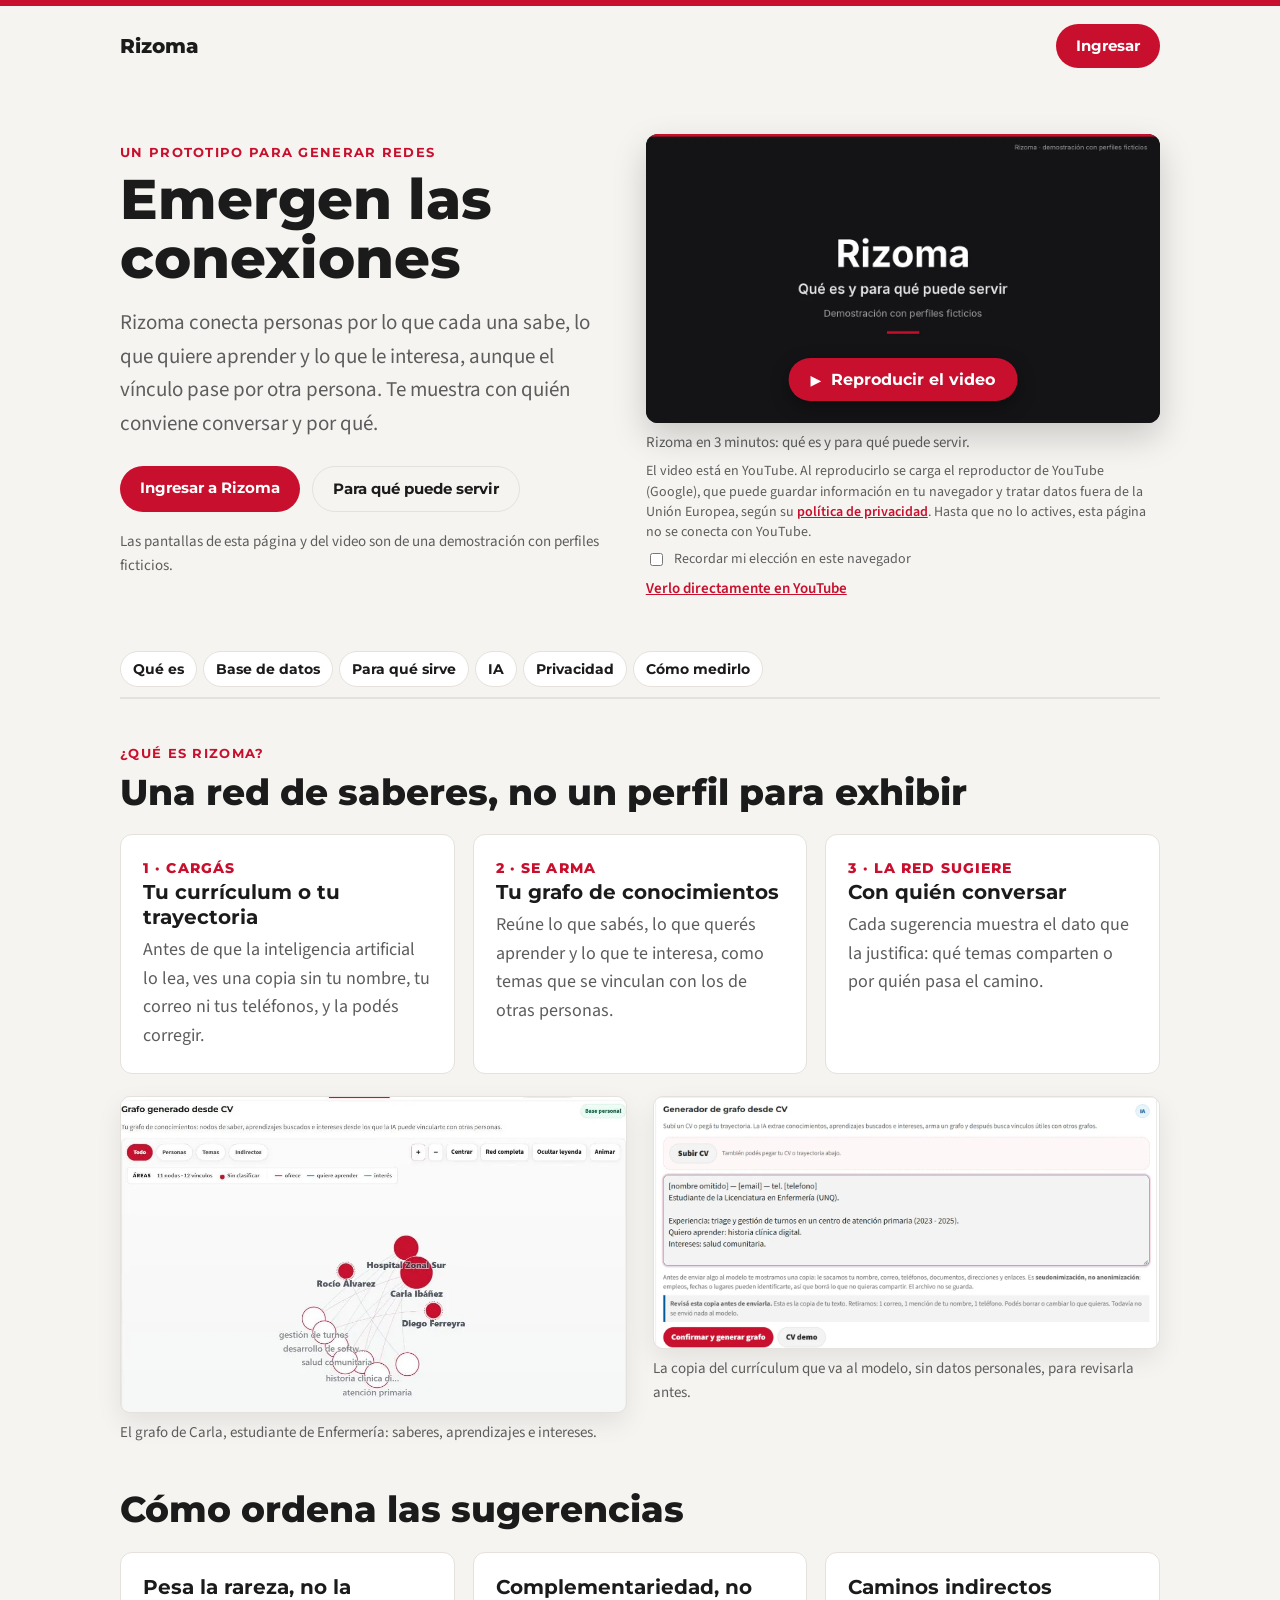
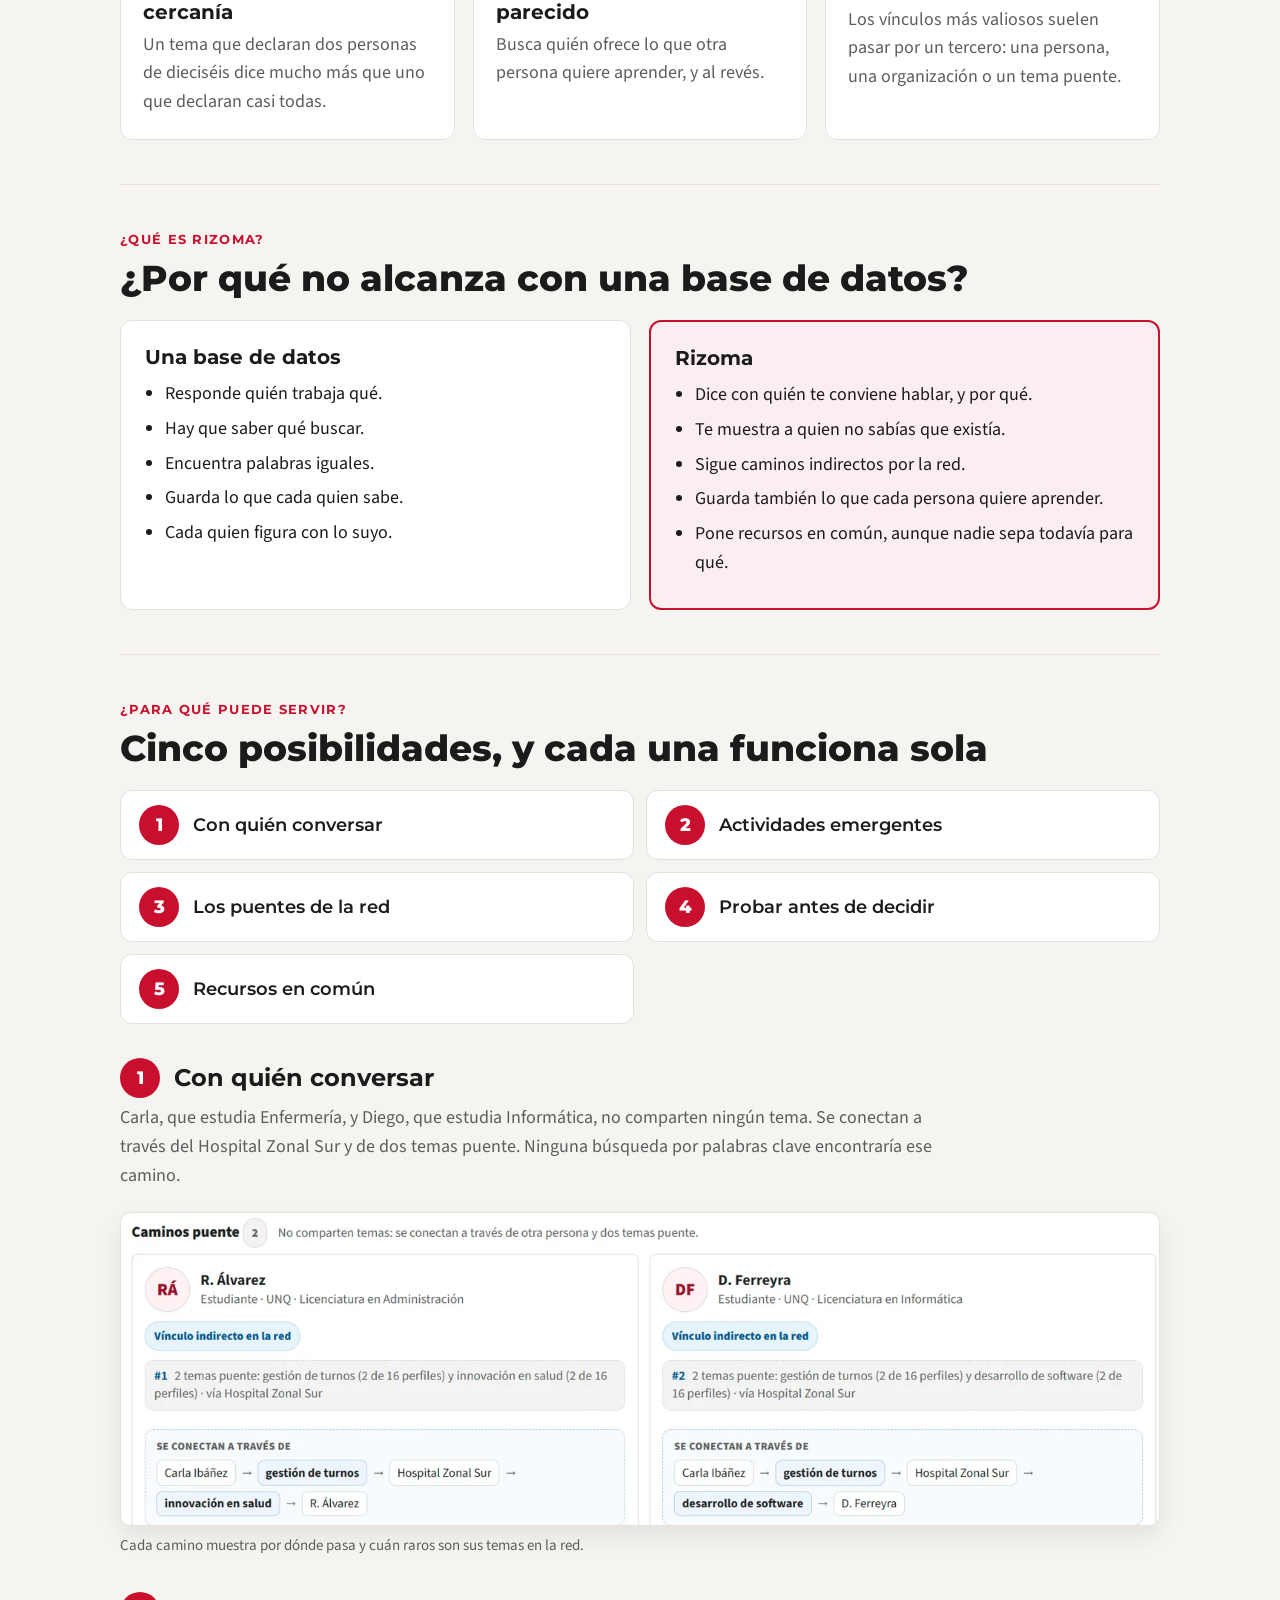
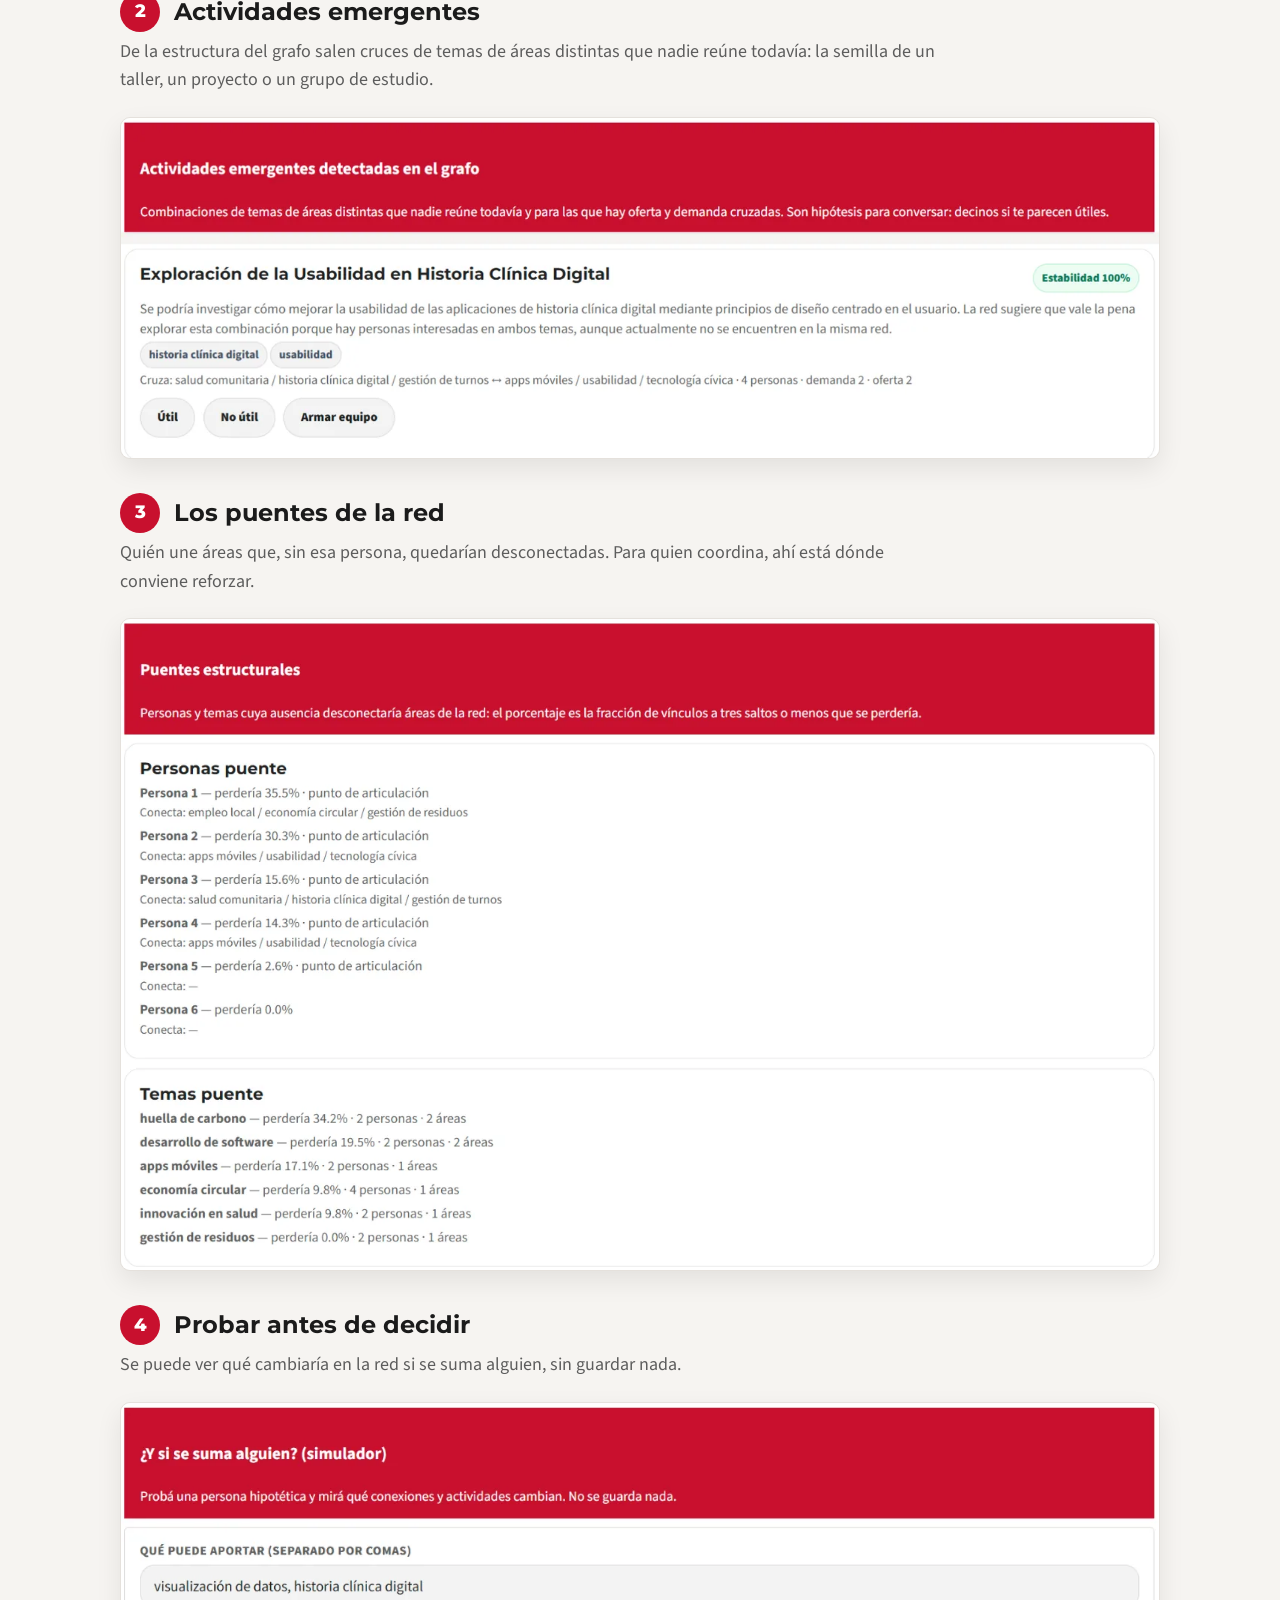
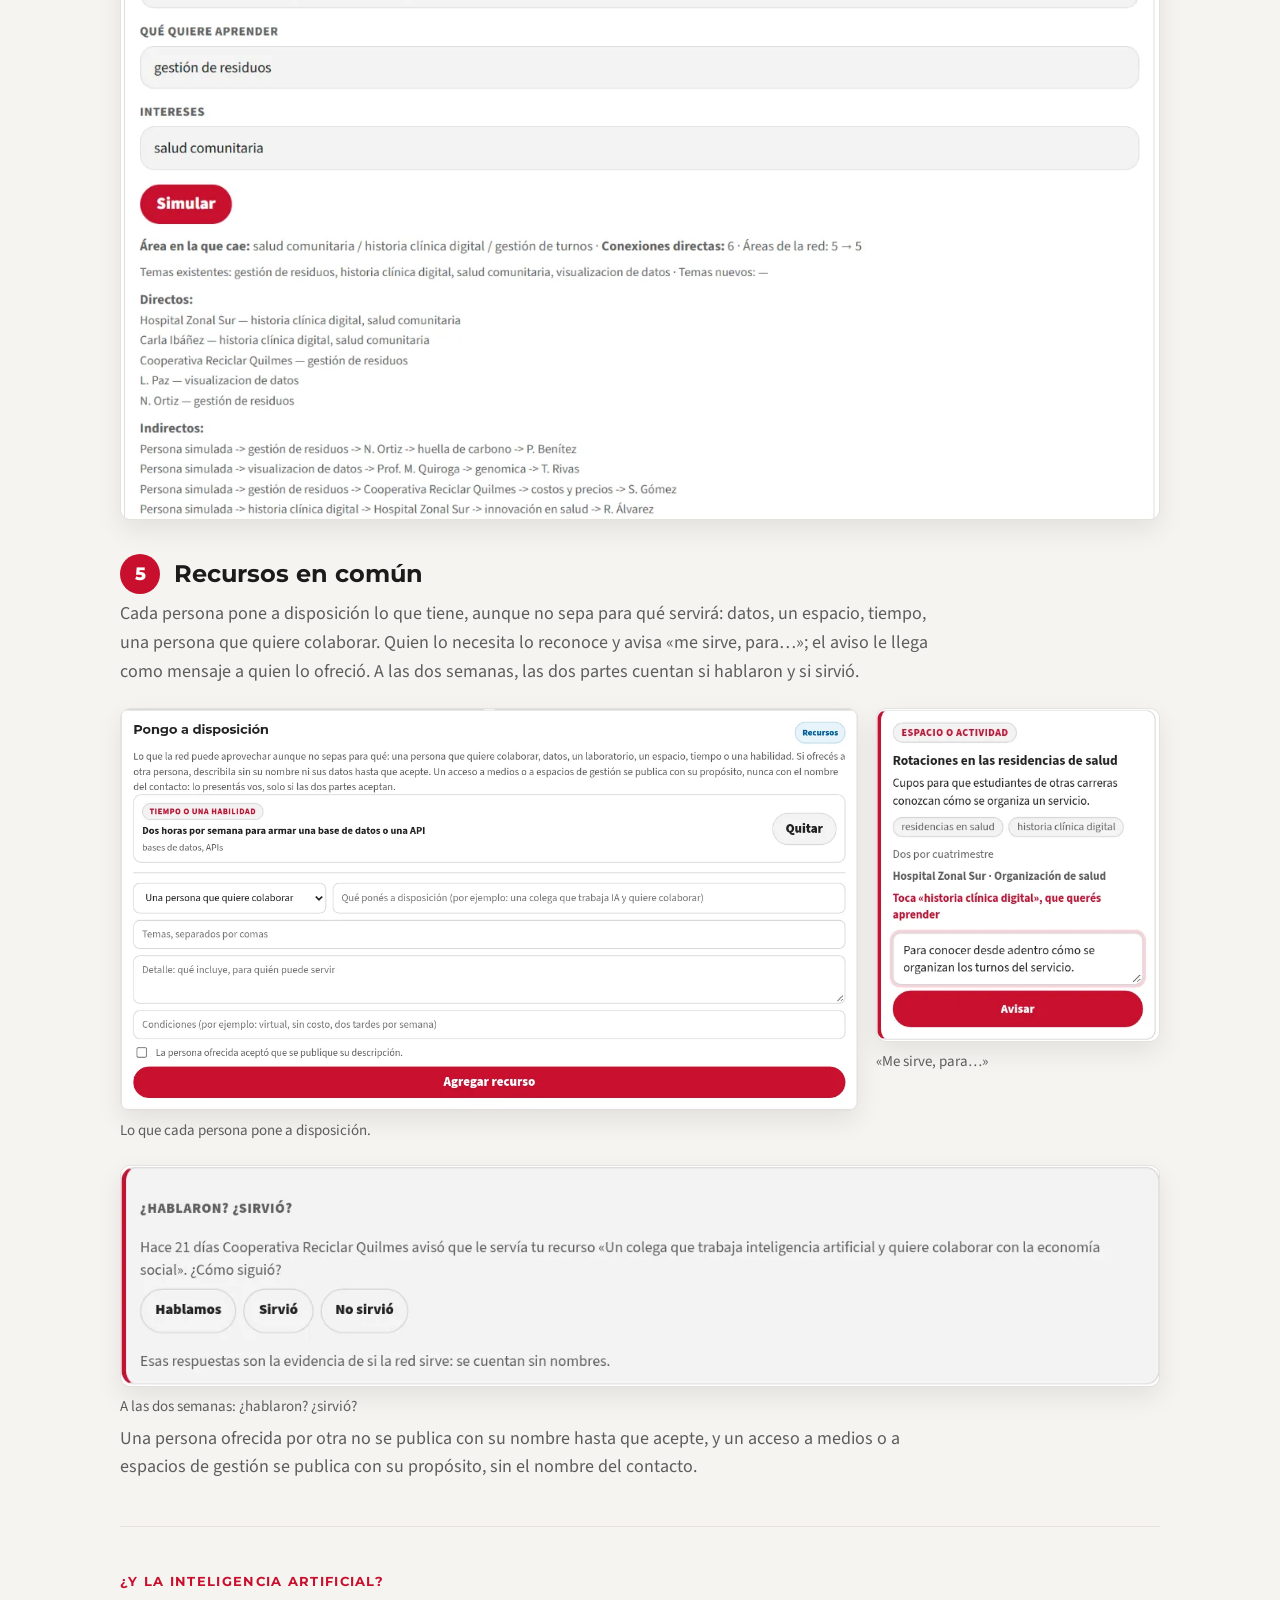
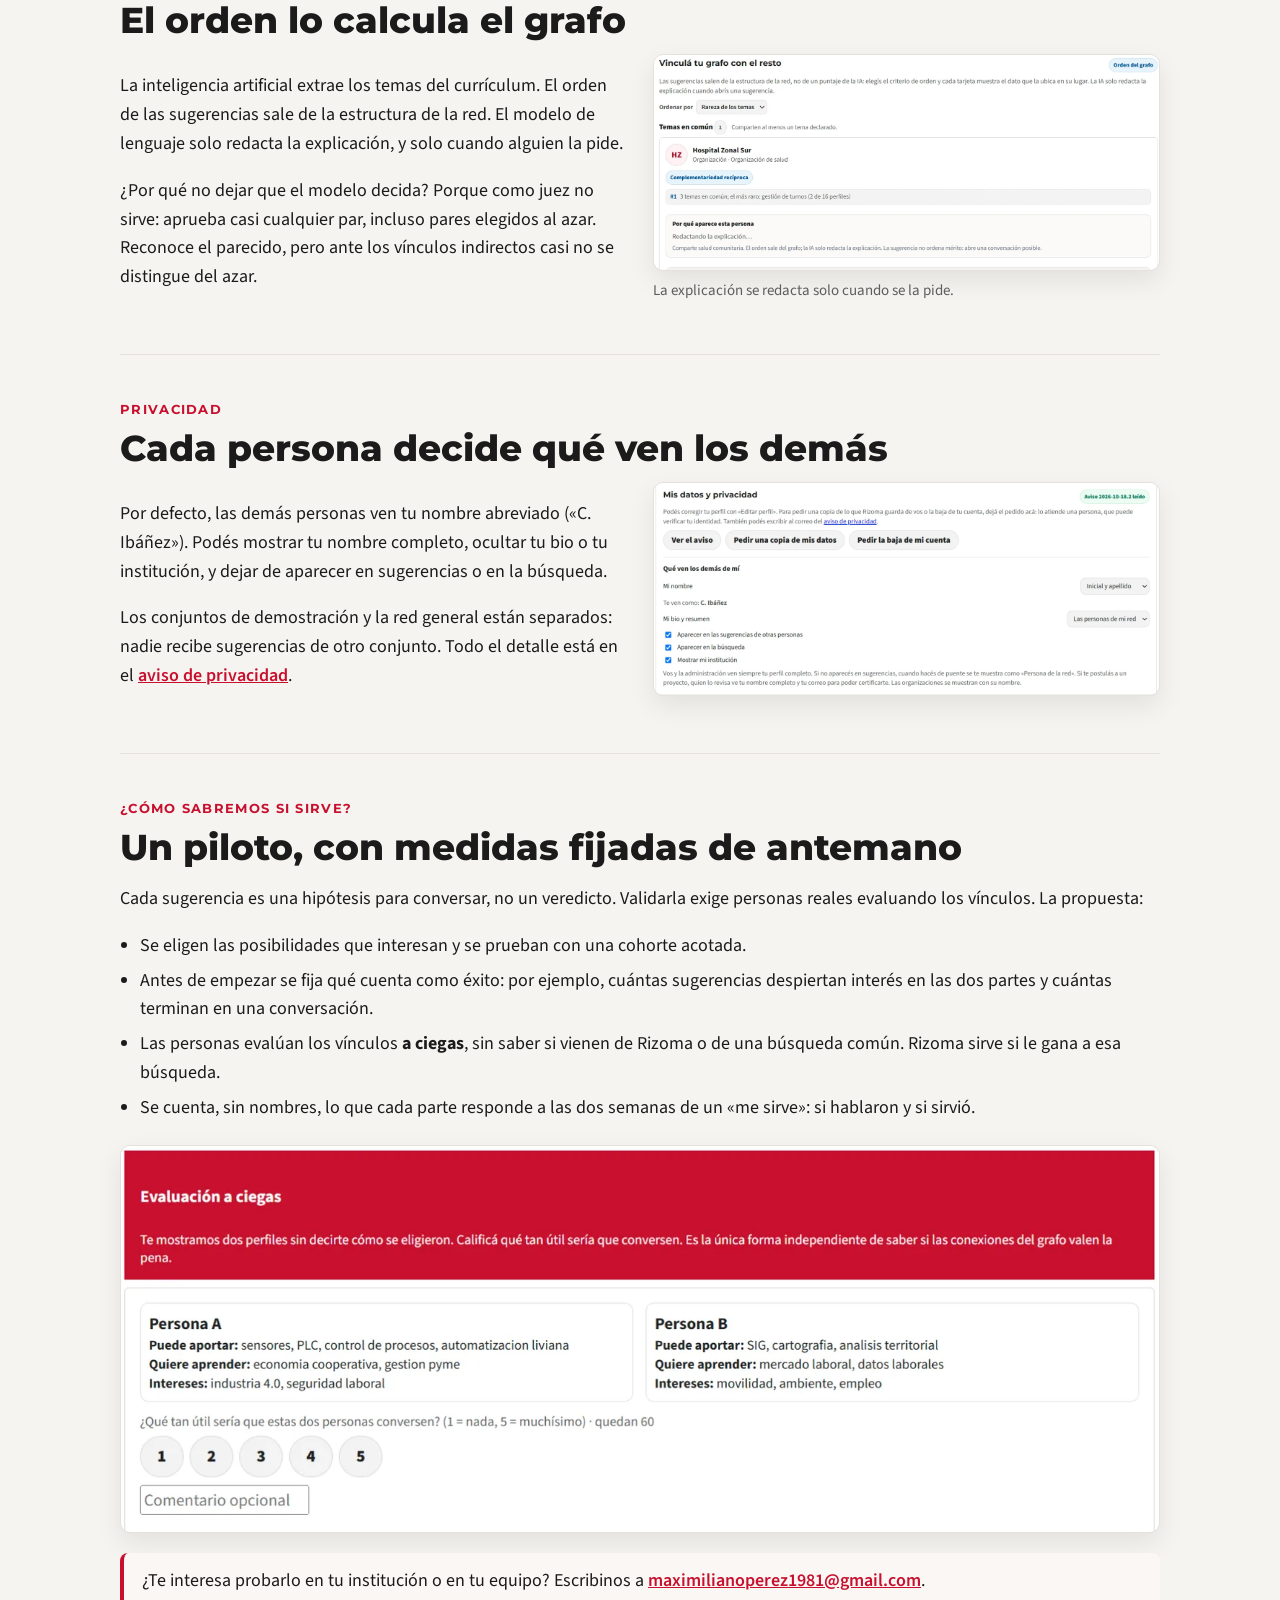
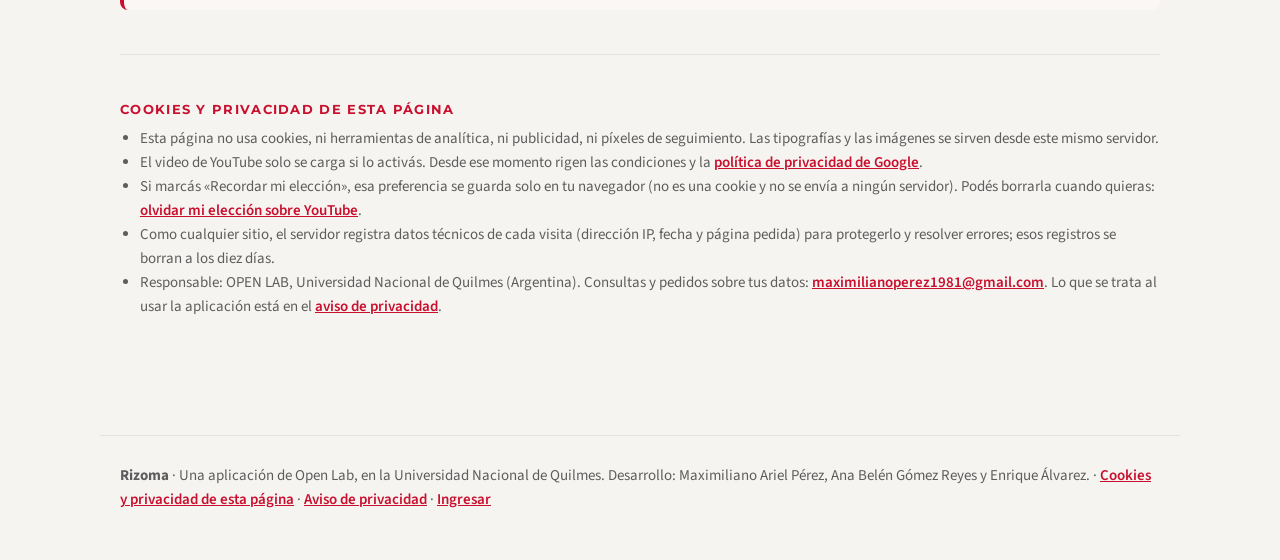
<file: static/presentacion.html>
<!doctype html>
<html lang="es">
<head>
  <meta charset="utf-8">
  <meta name="viewport" content="width=device-width, initial-scale=1">
  <meta name="description" content="Qué es Rizoma y para qué puede servir: una red que conecta personas por lo que saben, lo que quieren aprender y lo que les interesa, aunque el vínculo pase por otra persona. Una aplicación de Open Lab, UNQ.">
  <title>Rizoma · Qué es y para qué puede servir</title>
  <link rel="icon" href="/static/favicon.svg?v=20260808-curves" type="image/svg+xml">
  <link rel="stylesheet" href="/static/css/fonts.css?v=20261018-fuentes">
  <style>
    :root {
      --bg:#f6f4f1; --panel:#fff; --soft:#faf7f4; --ink:#1b1b1b; --muted:#5d5d5d; --line:#e5e1dc;
      --primary:#c8102e; --primary-soft:#fbeef0; --blue:#005a9c;
      --display:"Montserrat", system-ui, sans-serif; --body:"Source Sans 3", system-ui, sans-serif;
    }
    @media (prefers-color-scheme: dark) {
      :root { --bg:#0e0e0e; --panel:#1a1a1a; --soft:#212121; --ink:#ececec; --muted:#a4a4a4; --line:#2e2e2e;
              --primary:#ff6b7d; --primary-soft:#2a1216; --blue:#7ab8e8; }
      .captura img { filter: brightness(.92); }
    }
    * { box-sizing:border-box; }
    body { margin:0; font-family:var(--body); font-size:18px; line-height:1.6; color:var(--ink); background:var(--bg); }
    a { color:var(--primary); font-weight:600; }
    .franja { height:6px; background:#c8102e; }
    header.top { max-width:1080px; margin:0 auto; padding:18px 20px; display:flex; align-items:center; justify-content:space-between; gap:16px; }
    .marca { font-family:var(--display); font-weight:800; font-size:20px; color:var(--ink); text-decoration:none; }
    .boton { display:inline-block; font-family:var(--display); font-weight:700; font-size:15px; text-decoration:none;
             padding:10px 20px; border-radius:999px; background:#c8102e; color:#fff; }
    .boton.sec { background:transparent; color:var(--ink); border:1.5px solid var(--line); }
    main { max-width:1080px; margin:0 auto; padding:0 20px 64px; }
    html { scroll-behavior:smooth; }
    section, .opcion { scroll-margin-top:64px; }
    .hero { padding:48px 0 40px; display:grid; grid-template-columns:minmax(0, 1fr) minmax(0, 1.05fr); gap:36px; align-items:center; }
    .video { margin:0; }
    .video-marco { position:relative; border-radius:12px; overflow:hidden; background:#141416; box-shadow:0 14px 34px rgba(0,0,0,.18); aspect-ratio:16/9; }
    .video-marco img, .video-marco iframe { position:absolute; inset:0; width:100%; height:100%; border:0; display:block; object-fit:cover; }
    .video-play { position:absolute; left:50%; bottom:22px; transform:translateX(-50%); display:flex; align-items:center; gap:10px; border:0; cursor:pointer;
                  font-family:var(--display); font-weight:700; font-size:16px; padding:12px 22px; border-radius:999px; background:#c8102e; color:#fff; box-shadow:0 6px 18px rgba(0,0,0,.35); }
    .video-play:hover, .video-play:focus-visible { background:#9f0f28; outline:3px solid #fff; outline-offset:2px; }
    .video-play-icono { font-size:14px; }
    .video-play { white-space:nowrap; }
    .video figcaption { display:grid; gap:6px; }
    .video-aviso { font-size:14px; line-height:1.45; }
    .video-recordar { font-size:14px; display:flex; gap:8px; align-items:center; }
    .privacidad-pagina { font-size:15px; color:var(--muted); }
    .privacidad-pagina ul { padding-left:20px; margin:8px 0; }
    .boton-texto { border:0; background:none; padding:0; color:var(--primary); font:inherit; font-weight:600; text-decoration:underline; cursor:pointer; }
    .video figcaption { font-size:15px; color:var(--muted); margin-top:8px; }
    .indice { position:sticky; top:0; z-index:5; display:flex; gap:6px; flex-wrap:wrap; padding:10px 0; background:var(--bg); border-bottom:1px solid var(--line); }
    .indice a { font-family:var(--display); font-weight:700; font-size:14px; text-decoration:none; color:var(--ink); padding:6px 12px; border-radius:999px; border:1px solid var(--line); background:var(--panel); }
    .indice a:hover { border-color:var(--primary); color:var(--primary); }
    .menu a { display:flex; align-items:center; gap:14px; color:inherit; text-decoration:none; width:100%; }
    .menu li:hover { border-color:var(--primary); }
    .recursos-fig { display:grid; grid-template-columns:minmax(0, 2.6fr) minmax(0, 1fr); gap:18px; align-items:start; }
    .seccion-rot { font-family:var(--display); font-weight:700; font-size:13px; letter-spacing:.1em; text-transform:uppercase; color:var(--primary); margin:0 0 8px; }
    h1 { font-family:var(--display); font-weight:800; font-size:clamp(34px, 6vw, 56px); line-height:1.05; margin:0 0 18px; max-width:820px; }
    h2 { font-family:var(--display); font-weight:800; font-size:clamp(26px, 4vw, 36px); line-height:1.12; margin:0 0 14px; }
    h3 { font-family:var(--display); font-weight:700; font-size:20px; line-height:1.25; margin:0 0 6px; }
    .bajada { font-size:21px; color:var(--muted); max-width:760px; margin:0 0 26px; }
    .acciones { display:flex; flex-wrap:wrap; gap:12px; }
    .aviso { font-size:15px; color:var(--muted); margin-top:18px; }
    section { padding:44px 0; border-top:1px solid var(--line); }
    .pasos { display:grid; grid-template-columns:repeat(3, 1fr); gap:18px; margin-top:22px; }
    .paso, .tarjeta { background:var(--panel); border:1px solid var(--line); border-radius:12px; padding:22px; }
    .paso .n { font-family:var(--display); font-weight:800; color:var(--primary); font-size:14px; letter-spacing:.08em; }
    .paso p, .tarjeta p { margin:6px 0 0; color:var(--muted); }
    .captura { margin:22px 0 0; }
    .captura img { width:100%; height:auto; display:block; border-radius:10px; border:1px solid var(--line); box-shadow:0 10px 26px rgba(0,0,0,.08); background:#fff; }
    .captura figcaption { font-size:15px; color:var(--muted); margin-top:8px; }
    .dos { display:grid; grid-template-columns:1fr 1fr; gap:26px; align-items:start; }
    .principios { display:grid; grid-template-columns:repeat(3, 1fr); gap:18px; margin-top:22px; }
    .comparacion { display:grid; grid-template-columns:1fr 1fr; gap:18px; margin-top:22px; }
    .comparacion .col { border-radius:12px; padding:24px; background:var(--panel); border:1px solid var(--line); }
    .comparacion .col.rz { border:2px solid var(--primary); background:var(--primary-soft); }
    .comparacion ul { margin:10px 0 0; padding-left:20px; }
    .comparacion li { margin:6px 0; }
    .menu { list-style:none; padding:0; margin:22px 0 0; display:grid; grid-template-columns:1fr 1fr; gap:12px; }
    .menu li { display:flex; align-items:center; gap:14px; background:var(--panel); border:1px solid var(--line); border-radius:12px; padding:14px 18px; font-family:var(--display); font-weight:700; }
    .num { flex:none; width:40px; height:40px; border-radius:50%; background:#c8102e; color:#fff; display:grid; place-items:center; font-family:var(--display); font-weight:800; font-size:18px; }
    .opcion { margin-top:34px; }
    .opcion .cab { display:flex; align-items:center; gap:14px; margin-bottom:6px; }
    .opcion .cab h3 { margin:0; font-size:24px; }
    .opcion p { color:var(--muted); max-width:820px; margin:6px 0 0; }
    .nota { background:var(--soft); border-left:4px solid var(--primary); padding:14px 18px; border-radius:8px; margin-top:20px; }
    .medidas { margin:14px 0 0; padding-left:20px; }
    .medidas li { margin:6px 0; }
    footer { max-width:1080px; margin:0 auto; padding:28px 20px 48px; border-top:1px solid var(--line); color:var(--muted); font-size:15px; }
    @media (max-width: 760px) {
      body { font-size:17px; }
      .pasos, .principios, .comparacion, .dos, .menu, .hero, .recursos-fig { grid-template-columns:1fr; }
      .indice { flex-wrap:nowrap; overflow-x:auto; }
      .indice a { flex:none; }
      .video-play { font-size:14px; padding:8px 16px; bottom:10px; }
      .hero { padding:28px 0 28px; }
      section { padding:34px 0; }
      .bajada { font-size:19px; }
    }
  </style>
</head>
<body>
<div class="franja"></div>
<header class="top">
  <a class="marca" href="/presentacion">Rizoma</a>
  <a class="boton" href="/">Ingresar</a>
</header>
<main>
  <div class="hero">
    <div class="hero-texto">
      <p class="seccion-rot">Un prototipo para generar redes</p>
      <h1>Emergen las conexiones</h1>
      <p class="bajada">Rizoma conecta personas por lo que cada una sabe, lo que quiere aprender y lo que le interesa, aunque el vínculo pase por otra persona. Te muestra con quién conviene conversar y por qué.</p>
      <div class="acciones">
        <a class="boton" href="/">Ingresar a Rizoma</a>
        <a class="boton sec" href="#para-que">Para qué puede servir</a>
      </div>
      <p class="aviso">Las pantallas de esta página y del video son de una demostración con perfiles ficticios.</p>
    </div>
    <figure class="video">
      <div class="video-marco" id="videoMarco">
        <img src="/static/img/presentacion/video-portada.webp" width="1280" height="720" alt="Portada del video «Rizoma: qué es y para qué puede servir»">
        <button type="button" class="video-play" id="videoPlay" aria-describedby="videoAviso">
          <span class="video-play-icono" aria-hidden="true">▶</span> Reproducir el video
        </button>
      </div>
      <figcaption>
        <span>Rizoma en 3 minutos: qué es y para qué puede servir.</span>
        <span class="video-aviso" id="videoAviso">El video está en YouTube. Al reproducirlo se carga el reproductor de YouTube (Google), que puede guardar información en tu navegador y tratar datos fuera de la Unión Europea, según su <a href="https://policies.google.com/privacy?hl=es" target="_blank" rel="noopener noreferrer">política de privacidad</a>. Hasta que no lo actives, esta página no se conecta con YouTube.</span>
        <label class="video-recordar"><input type="checkbox" id="videoRecordar"> Recordar mi elección en este navegador</label>
        <a href="https://youtu.be/TYQVg7U9KsE" target="_blank" rel="noopener noreferrer">Verlo directamente en YouTube</a>
      </figcaption>
    </figure>
  </div>

  <nav class="indice" aria-label="Secciones">
    <a href="#que-es">Qué es</a>
    <a href="#base-de-datos">Base de datos</a>
    <a href="#para-que">Para qué sirve</a>
    <a href="#ia">IA</a>
    <a href="#privacidad">Privacidad</a>
    <a href="#medir">Cómo medirlo</a>
  </nav>

  <section id="que-es">
    <p class="seccion-rot">¿Qué es Rizoma?</p>
    <h2>Una red de saberes, no un perfil para exhibir</h2>
    <div class="pasos">
      <div class="paso"><div class="n">1 · CARGÁS</div><h3>Tu currículum o tu trayectoria</h3><p>Antes de que la inteligencia artificial lo lea, ves una copia sin tu nombre, tu correo ni tus teléfonos, y la podés corregir.</p></div>
      <div class="paso"><div class="n">2 · SE ARMA</div><h3>Tu grafo de conocimientos</h3><p>Reúne lo que sabés, lo que querés aprender y lo que te interesa, como temas que se vinculan con los de otras personas.</p></div>
      <div class="paso"><div class="n">3 · LA RED SUGIERE</div><h3>Con quién conversar</h3><p>Cada sugerencia muestra el dato que la justifica: qué temas comparten o por quién pasa el camino.</p></div>
    </div>
    <div class="dos">
      <figure class="captura"><img src="/static/img/presentacion/grafo.webp" width="961" height="600" alt="Grafo de Carla, con temas que sabe, que quiere aprender y que le interesan" loading="lazy"><figcaption>El grafo de Carla, estudiante de Enfermería: saberes, aprendizajes e intereses.</figcaption></figure>
      <figure class="captura"><img src="/static/img/presentacion/vista-previa-cv.webp" width="1400" height="697" alt="Vista previa del currículum sin datos personales, lista para revisar" loading="lazy"><figcaption>La copia del currículum que va al modelo, sin datos personales, para revisarla antes.</figcaption></figure>
    </div>

    <h2 style="margin-top:44px">Cómo ordena las sugerencias</h2>
    <div class="principios">
      <div class="tarjeta"><h3>Pesa la rareza, no la cercanía</h3><p>Un tema que declaran dos personas de dieciséis dice mucho más que uno que declaran casi todas.</p></div>
      <div class="tarjeta"><h3>Complementariedad, no parecido</h3><p>Busca quién ofrece lo que otra persona quiere aprender, y al revés.</p></div>
      <div class="tarjeta"><h3>Caminos indirectos</h3><p>Los vínculos más valiosos suelen pasar por un tercero: una persona, una organización o un tema puente.</p></div>
    </div>
  </section>

  <section id="base-de-datos">
    <p class="seccion-rot">¿Qué es Rizoma?</p>
    <h2>¿Por qué no alcanza con una base de datos?</h2>
    <div class="comparacion">
      <div class="col">
        <h3>Una base de datos</h3>
        <ul>
          <li>Responde quién trabaja qué.</li>
          <li>Hay que saber qué buscar.</li>
          <li>Encuentra palabras iguales.</li>
          <li>Guarda lo que cada quien sabe.</li>
          <li>Cada quien figura con lo suyo.</li>
        </ul>
      </div>
      <div class="col rz">
        <h3>Rizoma</h3>
        <ul>
          <li>Dice con quién te conviene hablar, y por qué.</li>
          <li>Te muestra a quien no sabías que existía.</li>
          <li>Sigue caminos indirectos por la red.</li>
          <li>Guarda también lo que cada persona quiere aprender.</li>
          <li>Pone recursos en común, aunque nadie sepa todavía para qué.</li>
        </ul>
      </div>
    </div>
  </section>

  <section id="para-que">
    <p class="seccion-rot">¿Para qué puede servir?</p>
    <h2>Cinco posibilidades, y cada una funciona sola</h2>
    <ol class="menu">
      <li><a href="#op1"><span class="num">1</span>Con quién conversar</a></li>
      <li><a href="#op2"><span class="num">2</span>Actividades emergentes</a></li>
      <li><a href="#op3"><span class="num">3</span>Los puentes de la red</a></li>
      <li><a href="#op4"><span class="num">4</span>Probar antes de decidir</a></li>
      <li><a href="#op5"><span class="num">5</span>Recursos en común</a></li>
    </ol>

    <div class="opcion" id="op1">
      <div class="cab"><span class="num">1</span><h3>Con quién conversar</h3></div>
      <p>Carla, que estudia Enfermería, y Diego, que estudia Informática, no comparten ningún tema. Se conectan a través del Hospital Zonal Sur y de dos temas puente. Ninguna búsqueda por palabras clave encontraría ese camino.</p>
      <figure class="captura"><img src="/static/img/presentacion/caminos-puente.webp" width="1400" height="420" alt="Caminos puente: Carla, gestión de turnos, Hospital Zonal Sur y desarrollo de software hasta D. Ferreyra" loading="lazy"><figcaption>Cada camino muestra por dónde pasa y cuán raros son sus temas en la red.</figcaption></figure>
    </div>

    <div class="opcion" id="op2">
      <div class="cab"><span class="num">2</span><h3>Actividades emergentes</h3></div>
      <p>De la estructura del grafo salen cruces de temas de áreas distintas que nadie reúne todavía: la semilla de un taller, un proyecto o un grupo de estudio.</p>
      <figure class="captura"><img src="/static/img/presentacion/actividad.webp" width="1400" height="458" alt="Una actividad emergente propuesta a partir de temas de áreas distintas" loading="lazy"></figure>
    </div>

    <div class="opcion" id="op3">
      <div class="cab"><span class="num">3</span><h3>Los puentes de la red</h3></div>
      <p>Quién une áreas que, sin esa persona, quedarían desconectadas. Para quien coordina, ahí está dónde conviene reforzar.</p>
      <figure class="captura"><img src="/static/img/presentacion/puentes.webp" width="1385" height="868" alt="Panel de puentes estructurales de la red" loading="lazy"></figure>
    </div>

    <div class="opcion" id="op4">
      <div class="cab"><span class="num">4</span><h3>Probar antes de decidir</h3></div>
      <p>Se puede ver qué cambiaría en la red si se suma alguien, sin guardar nada.</p>
      <figure class="captura"><img src="/static/img/presentacion/simulador.webp" width="1316" height="908" alt="Simulador: qué cambiaría si se suma una persona a la red" loading="lazy"></figure>
    </div>

    <div class="opcion" id="op5">
      <div class="cab"><span class="num">5</span><h3>Recursos en común</h3></div>
      <p>Cada persona pone a disposición lo que tiene, aunque no sepa para qué servirá: datos, un espacio, tiempo, una persona que quiere colaborar. Quien lo necesita lo reconoce y avisa «me sirve, para…»; el aviso le llega como mensaje a quien lo ofreció. A las dos semanas, las dos partes cuentan si hablaron y si sirvió.</p>
      <div class="recursos-fig">
        <figure class="captura"><img src="/static/img/presentacion/recursos-pongo.webp" width="1282" height="697" alt="Tarjeta «Pongo a disposición» con un recurso cargado" loading="lazy"><figcaption>Lo que cada persona pone a disposición.</figcaption></figure>
        <figure class="captura"><img src="/static/img/presentacion/recursos-me-sirve.webp" width="410" height="482" alt="Aviso «me sirve» sobre las rotaciones del Hospital Zonal Sur" loading="lazy"><figcaption>«Me sirve, para…»</figcaption></figure>
      </div>
      <figure class="captura"><img src="/static/img/presentacion/recursos-seguimiento.webp" width="1240" height="263" alt="Seguimiento: ¿hablaron? ¿sirvió?" loading="lazy"><figcaption>A las dos semanas: ¿hablaron? ¿sirvió?</figcaption></figure>
      <p>Una persona ofrecida por otra no se publica con su nombre hasta que acepte, y un acceso a medios o a espacios de gestión se publica con su propósito, sin el nombre del contacto.</p>
    </div>
  </section>

  <section id="ia">
    <p class="seccion-rot">¿Y la inteligencia artificial?</p>
    <h2>El orden lo calcula el grafo</h2>
    <div class="dos">
      <div>
        <p>La inteligencia artificial extrae los temas del currículum. El orden de las sugerencias sale de la estructura de la red. El modelo de lenguaje solo redacta la explicación, y solo cuando alguien la pide.</p>
        <p>¿Por qué no dejar que el modelo decida? Porque como juez no sirve: aprueba casi cualquier par, incluso pares elegidos al azar. Reconoce el parecido, pero ante los vínculos indirectos casi no se distingue del azar.</p>
      </div>
      <figure class="captura" style="margin-top:0"><img src="/static/img/presentacion/explicacion-pedido.webp" width="1400" height="595" alt="Explicación de una sugerencia, redactada a pedido" loading="lazy"><figcaption>La explicación se redacta solo cuando se la pide.</figcaption></figure>
    </div>
  </section>

  <section id="privacidad">
    <p class="seccion-rot">Privacidad</p>
    <h2>Cada persona decide qué ven los demás</h2>
    <div class="dos">
      <div>
        <p>Por defecto, las demás personas ven tu nombre abreviado («C. Ibáñez»). Podés mostrar tu nombre completo, ocultar tu bio o tu institución, y dejar de aparecer en sugerencias o en la búsqueda.</p>
        <p>Los conjuntos de demostración y la red general están separados: nadie recibe sugerencias de otro conjunto. Todo el detalle está en el <a href="/privacidad">aviso de privacidad</a>.</p>
      </div>
      <figure class="captura" style="margin-top:0"><img src="/static/img/presentacion/misdatos-visibilidad.webp" width="1400" height="588" alt="Panel «Qué ven los demás de mí»" loading="lazy"></figure>
    </div>
  </section>

  <section id="medir">
    <p class="seccion-rot">¿Cómo sabremos si sirve?</p>
    <h2>Un piloto, con medidas fijadas de antemano</h2>
    <p>Cada sugerencia es una hipótesis para conversar, no un veredicto. Validarla exige personas reales evaluando los vínculos. La propuesta:</p>
    <ul class="medidas">
      <li>Se eligen las posibilidades que interesan y se prueban con una cohorte acotada.</li>
      <li>Antes de empezar se fija qué cuenta como éxito: por ejemplo, cuántas sugerencias despiertan interés en las dos partes y cuántas terminan en una conversación.</li>
      <li>Las personas evalúan los vínculos <strong>a ciegas</strong>, sin saber si vienen de Rizoma o de una búsqueda común. Rizoma sirve si le gana a esa búsqueda.</li>
      <li>Se cuenta, sin nombres, lo que cada parte responde a las dos semanas de un «me sirve»: si hablaron y si sirvió.</li>
    </ul>
    <figure class="captura"><img src="/static/img/presentacion/ciegas.webp" width="1400" height="521" alt="Evaluación humana a ciegas de los vínculos sugeridos" loading="lazy"></figure>
    <div class="nota">¿Te interesa probarlo en tu institución o en tu equipo? Escribinos a <a href="mailto:maximilianoperez1981@gmail.com">maximilianoperez1981@gmail.com</a>.</div>
  </section>

  <section id="privacidad-pagina" class="privacidad-pagina">
    <p class="seccion-rot">Cookies y privacidad de esta página</p>
    <ul>
      <li>Esta página no usa cookies, ni herramientas de analítica, ni publicidad, ni píxeles de seguimiento. Las tipografías y las imágenes se sirven desde este mismo servidor.</li>
      <li>El video de YouTube solo se carga si lo activás. Desde ese momento rigen las condiciones y la <a href="https://policies.google.com/privacy?hl=es" target="_blank" rel="noopener noreferrer">política de privacidad de Google</a>.</li>
      <li>Si marcás «Recordar mi elección», esa preferencia se guarda solo en tu navegador (no es una cookie y no se envía a ningún servidor). <span id="videoOlvidarTexto">Podés borrarla cuando quieras: <button type="button" class="boton-texto" id="videoOlvidar">olvidar mi elección sobre YouTube</button>.</span></li>
      <li>Como cualquier sitio, el servidor registra datos técnicos de cada visita (dirección IP, fecha y página pedida) para protegerlo y resolver errores; esos registros se borran a los diez días.</li>
      <li>Responsable: OPEN LAB, Universidad Nacional de Quilmes (Argentina). Consultas y pedidos sobre tus datos: <a href="mailto:maximilianoperez1981@gmail.com">maximilianoperez1981@gmail.com</a>. Lo que se trata al usar la aplicación está en el <a href="/privacidad">aviso de privacidad</a>.</li>
    </ul>
  </section>
</main>
<footer>
  <strong>Rizoma</strong> · Una aplicación de Open Lab, en la Universidad Nacional de Quilmes. Desarrollo: Maximiliano Ariel Pérez, Ana Belén Gómez Reyes y Enrique Álvarez.
  · <a href="#privacidad-pagina">Cookies y privacidad de esta página</a> · <a href="/privacidad">Aviso de privacidad</a> · <a href="/">Ingresar</a>
</footer>
<script>
  // Video de YouTube en dos pasos: el reproductor (y su conexión con Google) se carga recién
  // cuando la persona lo activa. La preferencia «recordar» vive solo en este navegador.
  (function () {
    var CLAVE = 'rizoma_presentacion_youtube';
    var URL = 'https://www.youtube-nocookie.com/embed/TYQVg7U9KsE?rel=0';
    var marco = document.getElementById('videoMarco');
    var recordar = document.getElementById('videoRecordar');
    function leer() { try { return localStorage.getItem(CLAVE) === 'si'; } catch (e) { return false; } }
    function guardar(si) { try { si ? localStorage.setItem(CLAVE, 'si') : localStorage.removeItem(CLAVE); } catch (e) {} }
    function cargar(reproducir) {
      var f = document.createElement('iframe');
      f.src = URL + (reproducir ? '&autoplay=1' : '');
      f.title = 'Rizoma: qué es y para qué puede servir (video de Open Lab en YouTube)';
      f.allow = 'accelerometer; autoplay; clipboard-write; encrypted-media; gyroscope; picture-in-picture; web-share';
      f.referrerPolicy = 'strict-origin-when-cross-origin';
      f.allowFullscreen = true;
      marco.replaceChildren(f);
    }
    document.getElementById('videoPlay').addEventListener('click', function () {
      if (recordar.checked) guardar(true);
      cargar(true);
    });
    document.getElementById('videoOlvidar').addEventListener('click', function () {
      guardar(false);
      recordar.checked = false;
      document.getElementById('videoOlvidarTexto').textContent = 'Listo: tu elección se borró. La próxima vez que entres, el video volverá a pedir permiso.';
    });
    if (leer()) { recordar.checked = true; cargar(false); }
  })();
</script>
</body>
</html>
</file>
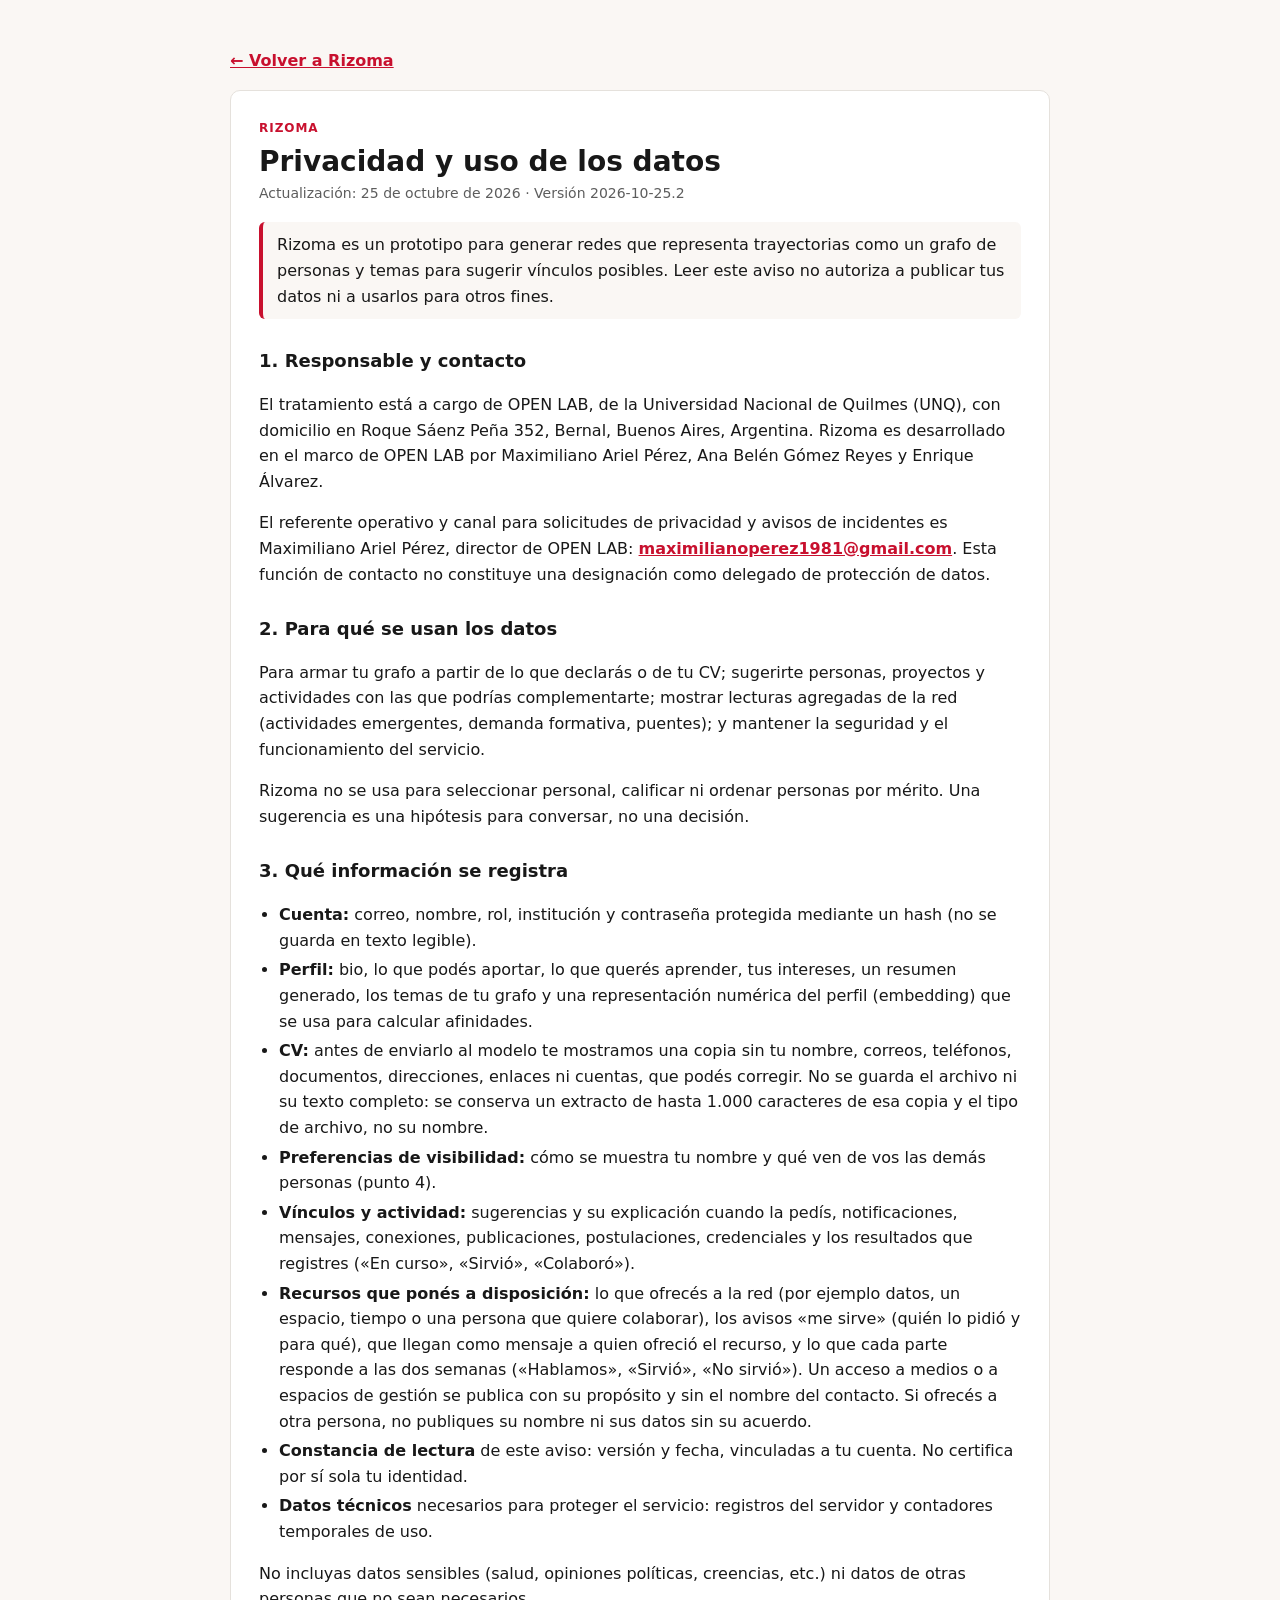
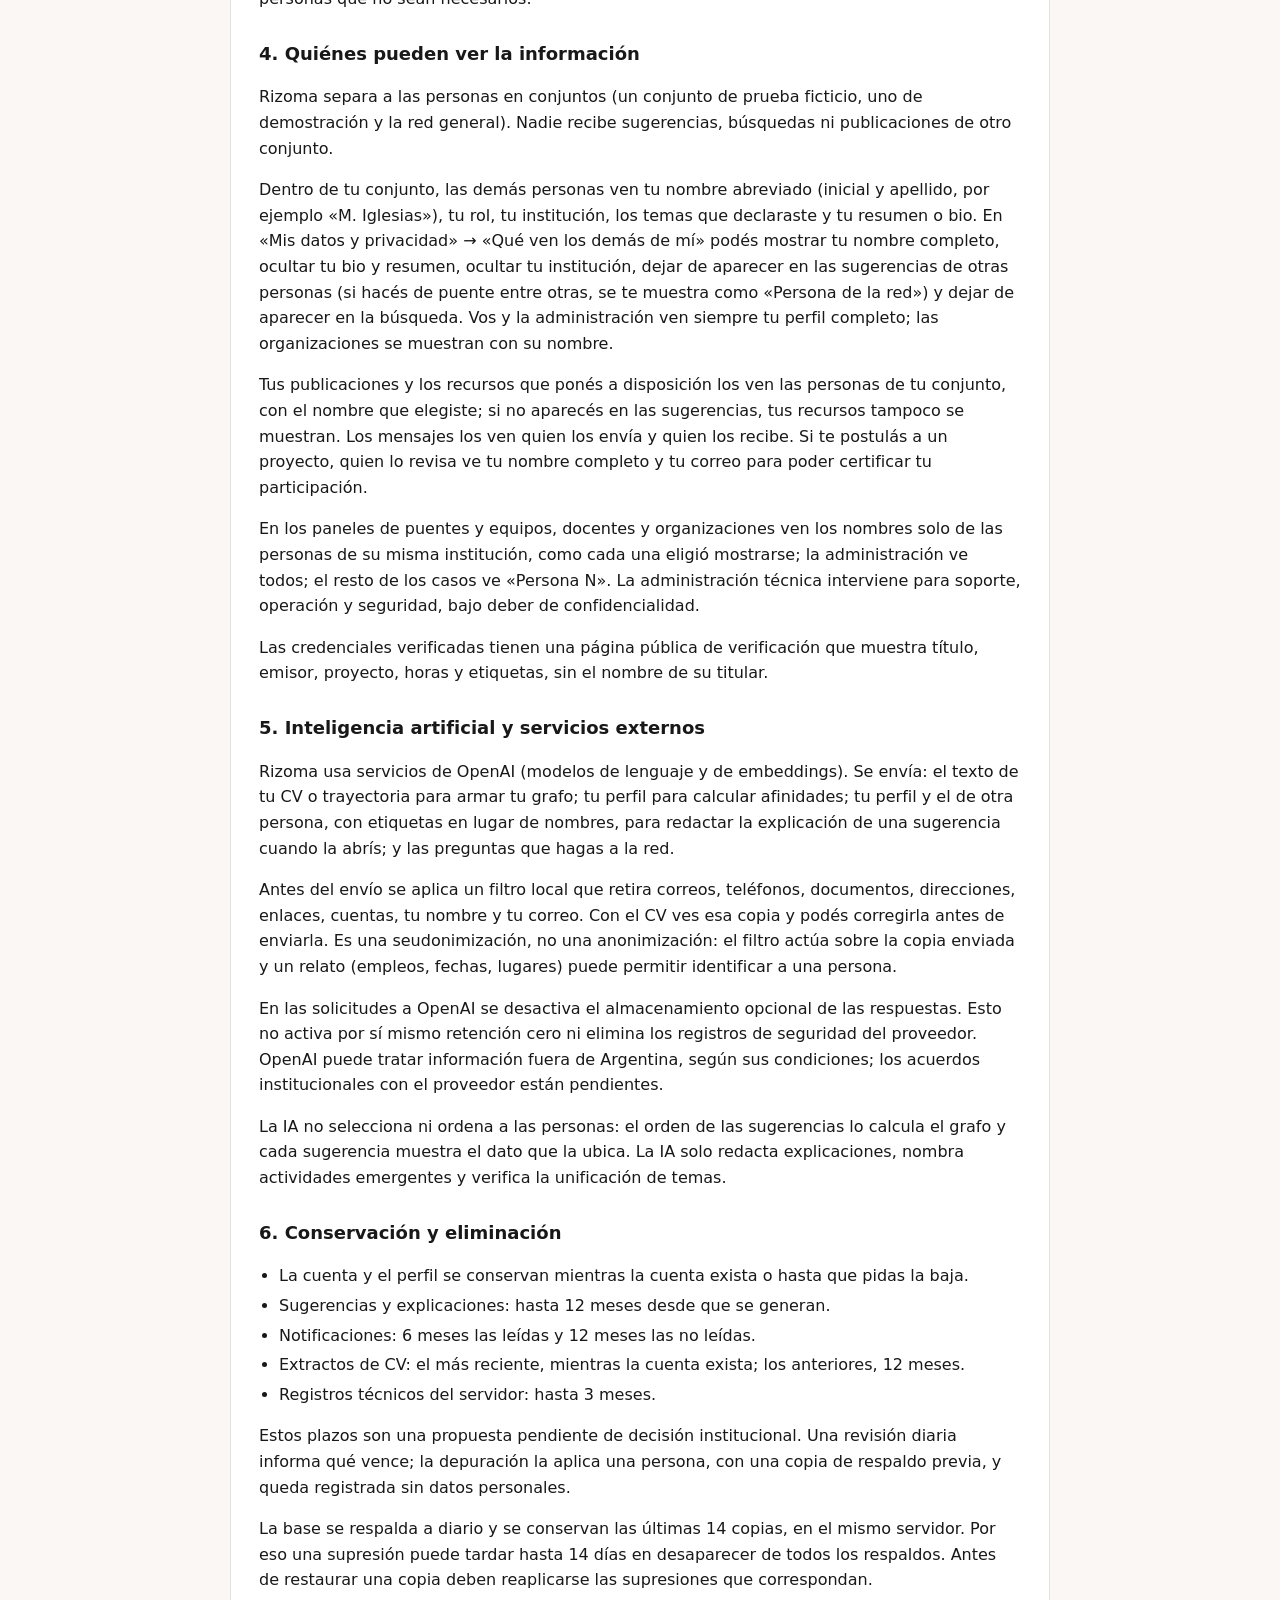
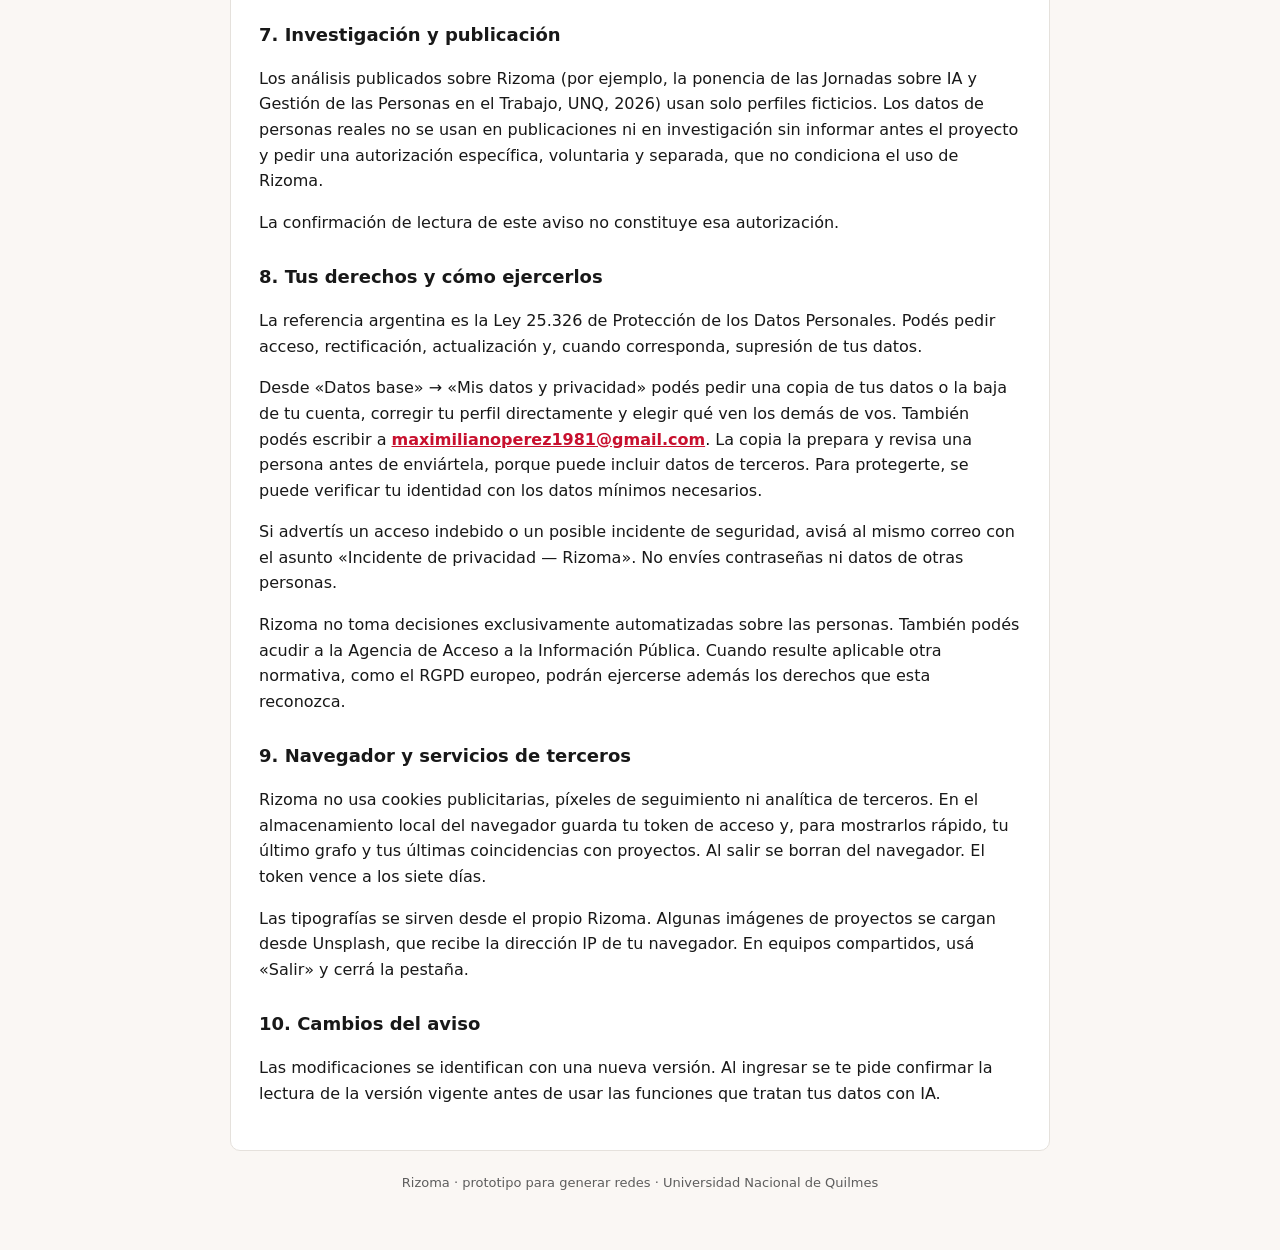
<file: static/privacidad.html>
<!doctype html>
<html lang="es">
<head>
  <meta charset="utf-8">
  <meta name="viewport" content="width=device-width, initial-scale=1">
  <meta name="robots" content="noindex">
  <title>Privacidad y uso de los datos · Rizoma</title>
  <style>
    :root { --ink:#181818; --muted:#5d5d5d; --line:#e5e1dc; --primary:#c8102e; --soft:#faf7f4; }
    body { margin:0; font-family: system-ui, -apple-system, "Segoe UI", Roboto, Arial, sans-serif; color:var(--ink); background:var(--soft); line-height:1.6; }
    main { max-width:820px; margin:0 auto; padding:32px 20px 56px; }
    .card { background:#fff; border:1px solid var(--line); border-radius:10px; padding:28px; }
    .brand { color:var(--primary); font-weight:800; letter-spacing:.08em; text-transform:uppercase; font-size:12px; }
    h1 { margin:8px 0 4px; font-size:28px; line-height:1.15; }
    h2 { font-size:18px; margin:28px 0 6px; }
    .meta { color:var(--muted); font-size:14px; margin:0 0 18px; }
    .nota { background:var(--soft); border-left:4px solid var(--primary); padding:10px 14px; border-radius:6px; }
    ul { padding-left:20px; }
    li { margin:4px 0; }
    a { color:var(--primary); font-weight:600; }
    footer { color:var(--muted); font-size:13px; margin-top:22px; text-align:center; }
  </style>
</head>
<body>
<main>
  <p><a href="/">← Volver a Rizoma</a></p>
  <article class="card">
    <div class="brand">Rizoma</div>
    <h1>Privacidad y uso de los datos</h1>
    <p class="meta">Actualización: 25 de octubre de 2026 · Versión 2026-10-25.2</p>
    <p class="nota">Rizoma es un prototipo para generar redes que representa trayectorias como un grafo de personas y temas para sugerir vínculos posibles. Leer este aviso no autoriza a publicar tus datos ni a usarlos para otros fines.</p>

    <h2>1. Responsable y contacto</h2>
    <p>El tratamiento está a cargo de OPEN LAB, de la Universidad Nacional de Quilmes (UNQ), con domicilio en Roque Sáenz Peña 352, Bernal, Buenos Aires, Argentina. Rizoma es desarrollado en el marco de OPEN LAB por Maximiliano Ariel Pérez, Ana Belén Gómez Reyes y Enrique Álvarez.</p>
    <p>El referente operativo y canal para solicitudes de privacidad y avisos de incidentes es Maximiliano Ariel Pérez, director de OPEN LAB: <a href="mailto:maximilianoperez1981@gmail.com">maximilianoperez1981@gmail.com</a>. Esta función de contacto no constituye una designación como delegado de protección de datos.</p>

    <h2>2. Para qué se usan los datos</h2>
    <p>Para armar tu grafo a partir de lo que declarás o de tu CV; sugerirte personas, proyectos y actividades con las que podrías complementarte; mostrar lecturas agregadas de la red (actividades emergentes, demanda formativa, puentes); y mantener la seguridad y el funcionamiento del servicio.</p>
    <p>Rizoma no se usa para seleccionar personal, calificar ni ordenar personas por mérito. Una sugerencia es una hipótesis para conversar, no una decisión.</p>

    <h2>3. Qué información se registra</h2>
    <ul>
      <li><strong>Cuenta:</strong> correo, nombre, rol, institución y contraseña protegida mediante un hash (no se guarda en texto legible).</li>
      <li><strong>Perfil:</strong> bio, lo que podés aportar, lo que querés aprender, tus intereses, un resumen generado, los temas de tu grafo y una representación numérica del perfil (embedding) que se usa para calcular afinidades.</li>
      <li><strong>CV:</strong> antes de enviarlo al modelo te mostramos una copia sin tu nombre, correos, teléfonos, documentos, direcciones, enlaces ni cuentas, que podés corregir. No se guarda el archivo ni su texto completo: se conserva un extracto de hasta 1.000 caracteres de esa copia y el tipo de archivo, no su nombre.</li>
      <li><strong>Preferencias de visibilidad:</strong> cómo se muestra tu nombre y qué ven de vos las demás personas (punto 4).</li>
      <li><strong>Vínculos y actividad:</strong> sugerencias y su explicación cuando la pedís, notificaciones, mensajes, conexiones, publicaciones, postulaciones, credenciales y los resultados que registres («En curso», «Sirvió», «Colaboró»).</li>
      <li><strong>Recursos que ponés a disposición:</strong> lo que ofrecés a la red (por ejemplo datos, un espacio, tiempo o una persona que quiere colaborar), los avisos «me sirve» (quién lo pidió y para qué), que llegan como mensaje a quien ofreció el recurso, y lo que cada parte responde a las dos semanas («Hablamos», «Sirvió», «No sirvió»). Un acceso a medios o a espacios de gestión se publica con su propósito y sin el nombre del contacto. Si ofrecés a otra persona, no publiques su nombre ni sus datos sin su acuerdo.</li>
      <li><strong>Constancia de lectura</strong> de este aviso: versión y fecha, vinculadas a tu cuenta. No certifica por sí sola tu identidad.</li>
      <li><strong>Datos técnicos</strong> necesarios para proteger el servicio: registros del servidor y contadores temporales de uso.</li>
    </ul>
    <p>No incluyas datos sensibles (salud, opiniones políticas, creencias, etc.) ni datos de otras personas que no sean necesarios.</p>

    <h2>4. Quiénes pueden ver la información</h2>
    <p>Rizoma separa a las personas en conjuntos (un conjunto de prueba ficticio, uno de demostración y la red general). Nadie recibe sugerencias, búsquedas ni publicaciones de otro conjunto.</p>
    <p>Dentro de tu conjunto, las demás personas ven tu nombre abreviado (inicial y apellido, por ejemplo «M. Iglesias»), tu rol, tu institución, los temas que declaraste y tu resumen o bio. En «Mis datos y privacidad» → «Qué ven los demás de mí» podés mostrar tu nombre completo, ocultar tu bio y resumen, ocultar tu institución, dejar de aparecer en las sugerencias de otras personas (si hacés de puente entre otras, se te muestra como «Persona de la red») y dejar de aparecer en la búsqueda. Vos y la administración ven siempre tu perfil completo; las organizaciones se muestran con su nombre.</p>
    <p>Tus publicaciones y los recursos que ponés a disposición los ven las personas de tu conjunto, con el nombre que elegiste; si no aparecés en las sugerencias, tus recursos tampoco se muestran. Los mensajes los ven quien los envía y quien los recibe. Si te postulás a un proyecto, quien lo revisa ve tu nombre completo y tu correo para poder certificar tu participación.</p>
    <p>En los paneles de puentes y equipos, docentes y organizaciones ven los nombres solo de las personas de su misma institución, como cada una eligió mostrarse; la administración ve todos; el resto de los casos ve «Persona N». La administración técnica interviene para soporte, operación y seguridad, bajo deber de confidencialidad.</p>
    <p>Las credenciales verificadas tienen una página pública de verificación que muestra título, emisor, proyecto, horas y etiquetas, sin el nombre de su titular.</p>

    <h2>5. Inteligencia artificial y servicios externos</h2>
    <p>Rizoma usa servicios de OpenAI (modelos de lenguaje y de embeddings). Se envía: el texto de tu CV o trayectoria para armar tu grafo; tu perfil para calcular afinidades; tu perfil y el de otra persona, con etiquetas en lugar de nombres, para redactar la explicación de una sugerencia cuando la abrís; y las preguntas que hagas a la red.</p>
    <p>Antes del envío se aplica un filtro local que retira correos, teléfonos, documentos, direcciones, enlaces, cuentas, tu nombre y tu correo. Con el CV ves esa copia y podés corregirla antes de enviarla. Es una seudonimización, no una anonimización: el filtro actúa sobre la copia enviada y un relato (empleos, fechas, lugares) puede permitir identificar a una persona.</p>
    <p>En las solicitudes a OpenAI se desactiva el almacenamiento opcional de las respuestas. Esto no activa por sí mismo retención cero ni elimina los registros de seguridad del proveedor. OpenAI puede tratar información fuera de Argentina, según sus condiciones; los acuerdos institucionales con el proveedor están pendientes.</p>
    <p>La IA no selecciona ni ordena a las personas: el orden de las sugerencias lo calcula el grafo y cada sugerencia muestra el dato que la ubica. La IA solo redacta explicaciones, nombra actividades emergentes y verifica la unificación de temas.</p>

    <h2>6. Conservación y eliminación</h2>
    <ul>
      <li>La cuenta y el perfil se conservan mientras la cuenta exista o hasta que pidas la baja.</li>
      <li>Sugerencias y explicaciones: hasta 12 meses desde que se generan.</li>
      <li>Notificaciones: 6 meses las leídas y 12 meses las no leídas.</li>
      <li>Extractos de CV: el más reciente, mientras la cuenta exista; los anteriores, 12 meses.</li>
      <li>Registros técnicos del servidor: hasta 3 meses.</li>
    </ul>
    <p>Estos plazos son una propuesta pendiente de decisión institucional. Una revisión diaria informa qué vence; la depuración la aplica una persona, con una copia de respaldo previa, y queda registrada sin datos personales.</p>
    <p>La base se respalda a diario y se conservan las últimas 14 copias, en el mismo servidor. Por eso una supresión puede tardar hasta 14 días en desaparecer de todos los respaldos. Antes de restaurar una copia deben reaplicarse las supresiones que correspondan.</p>

    <h2>7. Investigación y publicación</h2>
    <p>Los análisis publicados sobre Rizoma (por ejemplo, la ponencia de las Jornadas sobre IA y Gestión de las Personas en el Trabajo, UNQ, 2026) usan solo perfiles ficticios. Los datos de personas reales no se usan en publicaciones ni en investigación sin informar antes el proyecto y pedir una autorización específica, voluntaria y separada, que no condiciona el uso de Rizoma.</p>
    <p>La confirmación de lectura de este aviso no constituye esa autorización.</p>

    <h2>8. Tus derechos y cómo ejercerlos</h2>
    <p>La referencia argentina es la Ley 25.326 de Protección de los Datos Personales. Podés pedir acceso, rectificación, actualización y, cuando corresponda, supresión de tus datos.</p>
    <p>Desde «Datos base» → «Mis datos y privacidad» podés pedir una copia de tus datos o la baja de tu cuenta, corregir tu perfil directamente y elegir qué ven los demás de vos. También podés escribir a <a href="mailto:maximilianoperez1981@gmail.com">maximilianoperez1981@gmail.com</a>. La copia la prepara y revisa una persona antes de enviártela, porque puede incluir datos de terceros. Para protegerte, se puede verificar tu identidad con los datos mínimos necesarios.</p>
    <p>Si advertís un acceso indebido o un posible incidente de seguridad, avisá al mismo correo con el asunto «Incidente de privacidad — Rizoma». No envíes contraseñas ni datos de otras personas.</p>
    <p>Rizoma no toma decisiones exclusivamente automatizadas sobre las personas. También podés acudir a la Agencia de Acceso a la Información Pública. Cuando resulte aplicable otra normativa, como el RGPD europeo, podrán ejercerse además los derechos que esta reconozca.</p>

    <h2>9. Navegador y servicios de terceros</h2>
    <p>Rizoma no usa cookies publicitarias, píxeles de seguimiento ni analítica de terceros. En el almacenamiento local del navegador guarda tu token de acceso y, para mostrarlos rápido, tu último grafo y tus últimas coincidencias con proyectos. Al salir se borran del navegador. El token vence a los siete días.</p>
    <p>Las tipografías se sirven desde el propio Rizoma. Algunas imágenes de proyectos se cargan desde Unsplash, que recibe la dirección IP de tu navegador. En equipos compartidos, usá «Salir» y cerrá la pestaña.</p>

    <h2>10. Cambios del aviso</h2>
    <p>Las modificaciones se identifican con una nueva versión. Al ingresar se te pide confirmar la lectura de la versión vigente antes de usar las funciones que tratan tus datos con IA.</p>
  </article>
  <footer>Rizoma · prototipo para generar redes · Universidad Nacional de Quilmes</footer>
</main>
</body>
</html>
</file>
<file: static/css/fonts.css>
/* Tipografías alojadas en Rizoma (antes se cargaban de Google Fonts).
   Montserrat y Source Sans 3, versión 5.3.0 de los paquetes @fontsource (npm),
   licencia SIL Open Font License 1.1: ver static/fonts/LICENSE-*.txt y static/fonts/LEEME.md. */
@font-face{font-family:"Montserrat";font-style:normal;font-display:swap;font-weight:600;src:url(../fonts/montserrat-latin-ext-600-normal.woff2) format("woff2");unicode-range:U+0100-02BA,U+02BD-02C5,U+02C7-02CC,U+02CE-02D7,U+02DD-02FF,U+0304,U+0308,U+0329,U+1D00-1DBF,U+1E00-1E9F,U+1EF2-1EFF,U+2020,U+20A0-20AB,U+20AD-20C0,U+2113,U+2C60-2C7F,U+A720-A7FF}
@font-face{font-family:"Montserrat";font-style:normal;font-display:swap;font-weight:600;src:url(../fonts/montserrat-latin-600-normal.woff2) format("woff2");unicode-range:U+0000-00FF,U+0131,U+0152-0153,U+02BB-02BC,U+02C6,U+02DA,U+02DC,U+0304,U+0308,U+0329,U+2000-206F,U+20AC,U+2122,U+2191,U+2193,U+2212,U+2215,U+FEFF,U+FFFD}
@font-face{font-family:"Montserrat";font-style:normal;font-display:swap;font-weight:700;src:url(../fonts/montserrat-latin-ext-700-normal.woff2) format("woff2");unicode-range:U+0100-02BA,U+02BD-02C5,U+02C7-02CC,U+02CE-02D7,U+02DD-02FF,U+0304,U+0308,U+0329,U+1D00-1DBF,U+1E00-1E9F,U+1EF2-1EFF,U+2020,U+20A0-20AB,U+20AD-20C0,U+2113,U+2C60-2C7F,U+A720-A7FF}
@font-face{font-family:"Montserrat";font-style:normal;font-display:swap;font-weight:700;src:url(../fonts/montserrat-latin-700-normal.woff2) format("woff2");unicode-range:U+0000-00FF,U+0131,U+0152-0153,U+02BB-02BC,U+02C6,U+02DA,U+02DC,U+0304,U+0308,U+0329,U+2000-206F,U+20AC,U+2122,U+2191,U+2193,U+2212,U+2215,U+FEFF,U+FFFD}
@font-face{font-family:"Montserrat";font-style:normal;font-display:swap;font-weight:800;src:url(../fonts/montserrat-latin-ext-800-normal.woff2) format("woff2");unicode-range:U+0100-02BA,U+02BD-02C5,U+02C7-02CC,U+02CE-02D7,U+02DD-02FF,U+0304,U+0308,U+0329,U+1D00-1DBF,U+1E00-1E9F,U+1EF2-1EFF,U+2020,U+20A0-20AB,U+20AD-20C0,U+2113,U+2C60-2C7F,U+A720-A7FF}
@font-face{font-family:"Montserrat";font-style:normal;font-display:swap;font-weight:800;src:url(../fonts/montserrat-latin-800-normal.woff2) format("woff2");unicode-range:U+0000-00FF,U+0131,U+0152-0153,U+02BB-02BC,U+02C6,U+02DA,U+02DC,U+0304,U+0308,U+0329,U+2000-206F,U+20AC,U+2122,U+2191,U+2193,U+2212,U+2215,U+FEFF,U+FFFD}
@font-face{font-family:"Source Sans 3";font-style:normal;font-display:swap;font-weight:400;src:url(../fonts/source-sans-3-latin-ext-400-normal.woff2) format("woff2");unicode-range:U+0100-02BA,U+02BD-02C5,U+02C7-02CC,U+02CE-02D7,U+02DD-02FF,U+0304,U+0308,U+0329,U+1D00-1DBF,U+1E00-1E9F,U+1EF2-1EFF,U+2020,U+20A0-20AB,U+20AD-20C0,U+2113,U+2C60-2C7F,U+A720-A7FF}
@font-face{font-family:"Source Sans 3";font-style:normal;font-display:swap;font-weight:400;src:url(../fonts/source-sans-3-latin-400-normal.woff2) format("woff2");unicode-range:U+0000-00FF,U+0131,U+0152-0153,U+02BB-02BC,U+02C6,U+02DA,U+02DC,U+0304,U+0308,U+0329,U+2000-206F,U+20AC,U+2122,U+2191,U+2193,U+2212,U+2215,U+FEFF,U+FFFD}
@font-face{font-family:"Source Sans 3";font-style:normal;font-display:swap;font-weight:500;src:url(../fonts/source-sans-3-latin-ext-500-normal.woff2) format("woff2");unicode-range:U+0100-02BA,U+02BD-02C5,U+02C7-02CC,U+02CE-02D7,U+02DD-02FF,U+0304,U+0308,U+0329,U+1D00-1DBF,U+1E00-1E9F,U+1EF2-1EFF,U+2020,U+20A0-20AB,U+20AD-20C0,U+2113,U+2C60-2C7F,U+A720-A7FF}
@font-face{font-family:"Source Sans 3";font-style:normal;font-display:swap;font-weight:500;src:url(../fonts/source-sans-3-latin-500-normal.woff2) format("woff2");unicode-range:U+0000-00FF,U+0131,U+0152-0153,U+02BB-02BC,U+02C6,U+02DA,U+02DC,U+0304,U+0308,U+0329,U+2000-206F,U+20AC,U+2122,U+2191,U+2193,U+2212,U+2215,U+FEFF,U+FFFD}
@font-face{font-family:"Source Sans 3";font-style:normal;font-display:swap;font-weight:600;src:url(../fonts/source-sans-3-latin-ext-600-normal.woff2) format("woff2");unicode-range:U+0100-02BA,U+02BD-02C5,U+02C7-02CC,U+02CE-02D7,U+02DD-02FF,U+0304,U+0308,U+0329,U+1D00-1DBF,U+1E00-1E9F,U+1EF2-1EFF,U+2020,U+20A0-20AB,U+20AD-20C0,U+2113,U+2C60-2C7F,U+A720-A7FF}
@font-face{font-family:"Source Sans 3";font-style:normal;font-display:swap;font-weight:600;src:url(../fonts/source-sans-3-latin-600-normal.woff2) format("woff2");unicode-range:U+0000-00FF,U+0131,U+0152-0153,U+02BB-02BC,U+02C6,U+02DA,U+02DC,U+0304,U+0308,U+0329,U+2000-206F,U+20AC,U+2122,U+2191,U+2193,U+2212,U+2215,U+FEFF,U+FFFD}
@font-face{font-family:"Source Sans 3";font-style:normal;font-display:swap;font-weight:700;src:url(../fonts/source-sans-3-latin-ext-700-normal.woff2) format("woff2");unicode-range:U+0100-02BA,U+02BD-02C5,U+02C7-02CC,U+02CE-02D7,U+02DD-02FF,U+0304,U+0308,U+0329,U+1D00-1DBF,U+1E00-1E9F,U+1EF2-1EFF,U+2020,U+20A0-20AB,U+20AD-20C0,U+2113,U+2C60-2C7F,U+A720-A7FF}
@font-face{font-family:"Source Sans 3";font-style:normal;font-display:swap;font-weight:700;src:url(../fonts/source-sans-3-latin-700-normal.woff2) format("woff2");unicode-range:U+0000-00FF,U+0131,U+0152-0153,U+02BB-02BC,U+02C6,U+02DA,U+02DC,U+0304,U+0308,U+0329,U+2000-206F,U+20AC,U+2122,U+2191,U+2193,U+2212,U+2215,U+FEFF,U+FFFD}
@font-face{font-family:"Source Sans 3";font-style:normal;font-display:swap;font-weight:800;src:url(../fonts/source-sans-3-latin-ext-800-normal.woff2) format("woff2");unicode-range:U+0100-02BA,U+02BD-02C5,U+02C7-02CC,U+02CE-02D7,U+02DD-02FF,U+0304,U+0308,U+0329,U+1D00-1DBF,U+1E00-1E9F,U+1EF2-1EFF,U+2020,U+20A0-20AB,U+20AD-20C0,U+2113,U+2C60-2C7F,U+A720-A7FF}
@font-face{font-family:"Source Sans 3";font-style:normal;font-display:swap;font-weight:800;src:url(../fonts/source-sans-3-latin-800-normal.woff2) format("woff2");unicode-range:U+0000-00FF,U+0131,U+0152-0153,U+02BB-02BC,U+02C6,U+02DA,U+02DC,U+0304,U+0308,U+0329,U+2000-206F,U+20AC,U+2122,U+2191,U+2193,U+2212,U+2215,U+FEFF,U+FFFD}
@font-face{font-family:"Source Sans 3";font-style:normal;font-display:swap;font-weight:900;src:url(../fonts/source-sans-3-latin-ext-900-normal.woff2) format("woff2");unicode-range:U+0100-02BA,U+02BD-02C5,U+02C7-02CC,U+02CE-02D7,U+02DD-02FF,U+0304,U+0308,U+0329,U+1D00-1DBF,U+1E00-1E9F,U+1EF2-1EFF,U+2020,U+20A0-20AB,U+20AD-20C0,U+2113,U+2C60-2C7F,U+A720-A7FF}
@font-face{font-family:"Source Sans 3";font-style:normal;font-display:swap;font-weight:900;src:url(../fonts/source-sans-3-latin-900-normal.woff2) format("woff2");unicode-range:U+0000-00FF,U+0131,U+0152-0153,U+02BB-02BC,U+02C6,U+02DA,U+02DC,U+0304,U+0308,U+0329,U+2000-206F,U+20AC,U+2122,U+2191,U+2193,U+2212,U+2215,U+FEFF,U+FFFD}
</file>
